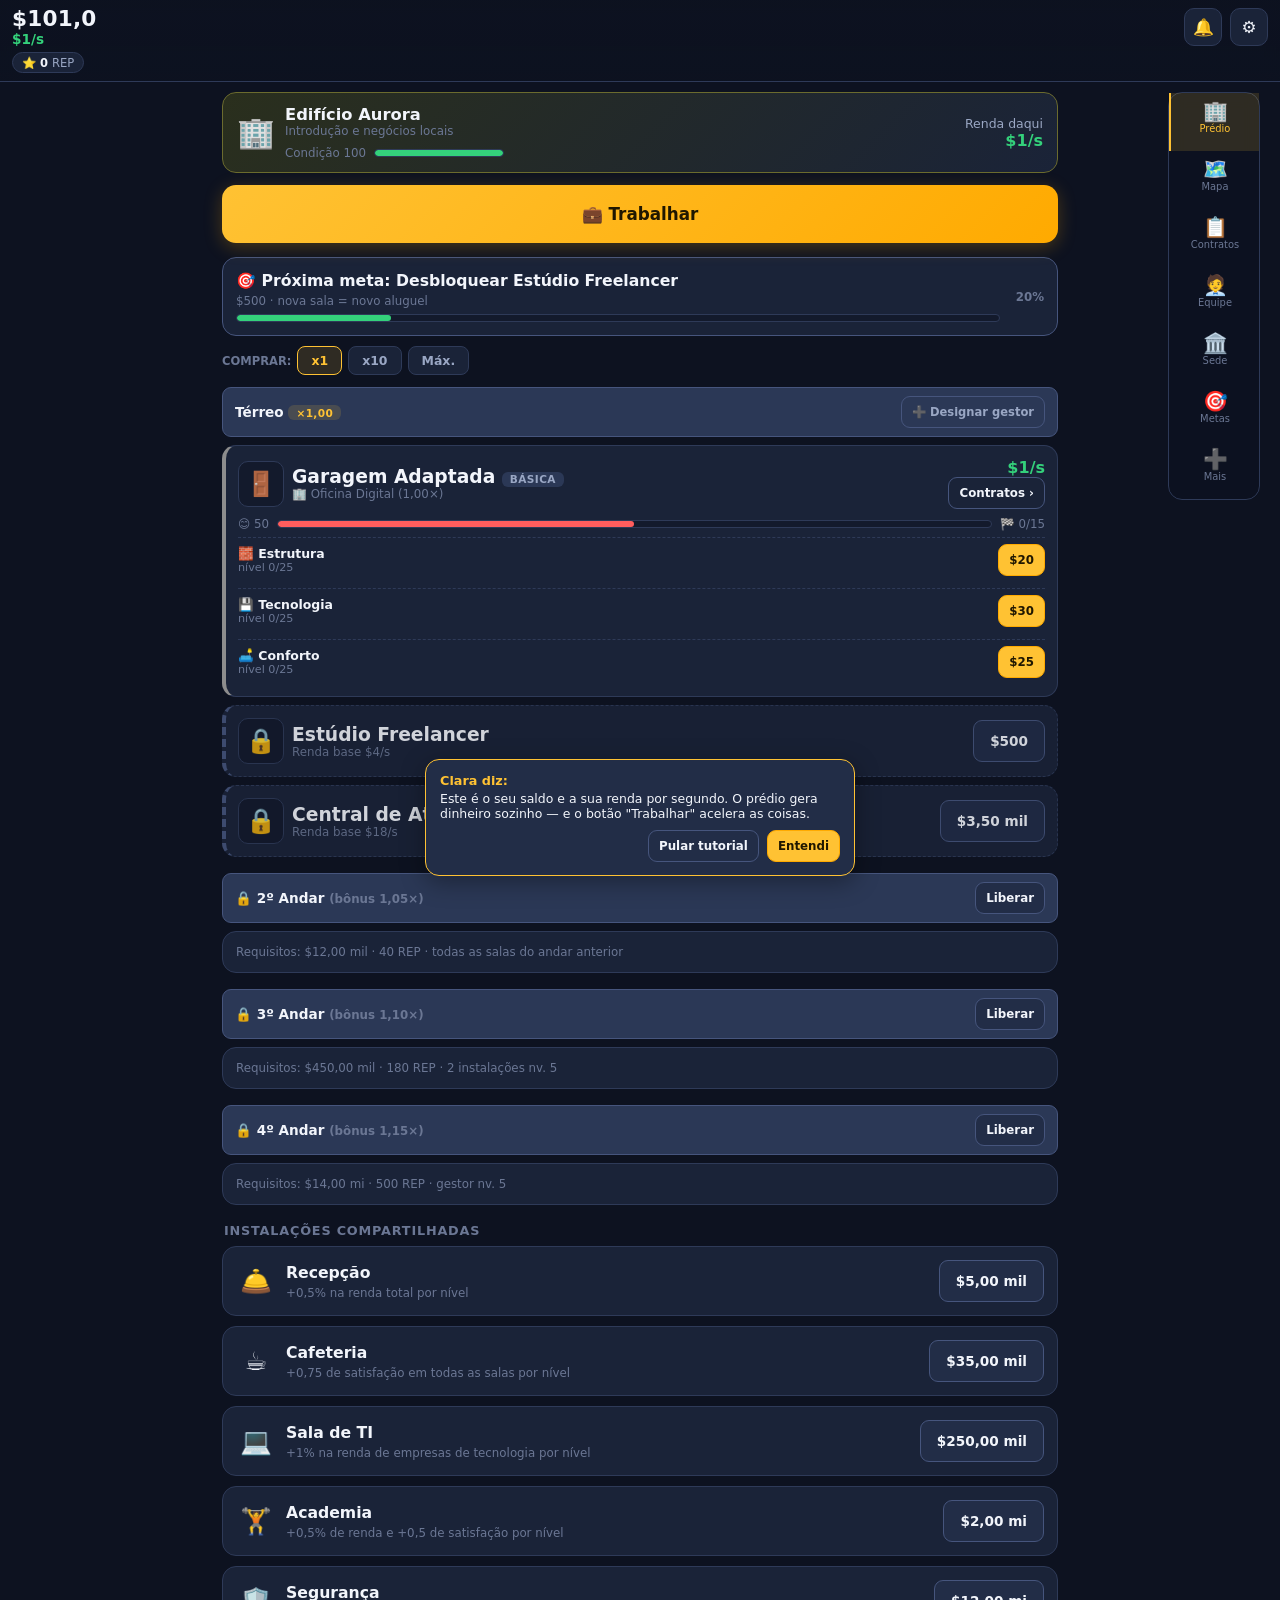
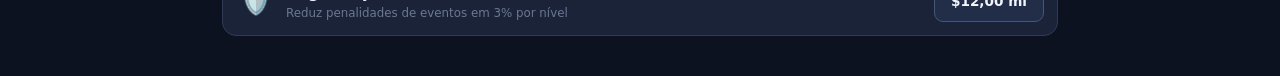
<file: idle-office-simulator/index.html>
<!DOCTYPE html>
<html lang="pt-BR">
<head>
  <meta charset="UTF-8">
  <meta name="viewport" content="width=device-width, initial-scale=1.0, viewport-fit=cover">
  <meta name="theme-color" content="#0d1220">
  <meta name="description" content="Idle Office Simulator — transforme um prédio decadente em um império corporativo. Jogo idle offline-first em português.">
  <title>Idle Office Simulator</title>
  <link rel="manifest" href="manifest.webmanifest">
  <link rel="icon" href="assets/icons/icon.svg" type="image/svg+xml">
  <link rel="apple-touch-icon" href="assets/icons/icon-192.png">
  <link rel="stylesheet" href="styles/main.css">
  <link rel="stylesheet" href="styles/screens.css">
</head>
<body>
  <noscript>
    <div style="padding:2rem;text-align:center">O Idle Office Simulator precisa de JavaScript para funcionar.</div>
  </noscript>

  <!-- Cabeçalho fixo (PRD §21.1) -->
  <header class="app-header" id="app-header" aria-label="Recursos do jogador"></header>

  <!-- Conteúdo principal -->
  <main class="app-main" id="app-main" tabindex="-1"></main>

  <!-- Navegação inferior (PRD §21.2) -->
  <nav class="app-nav" id="app-nav" aria-label="Navegação principal"></nav>

  <!-- Camadas de sobreposição -->
  <div class="toast-root" id="toast-root" aria-live="polite"></div>
  <div class="modal-root" id="modal-root"></div>
  <div class="float-root" id="float-root" aria-hidden="true"></div>
  <div class="onboard-root" id="onboard-root"></div>

  <script type="module" src="src/app.js"></script>
</body>
</html>
</file>
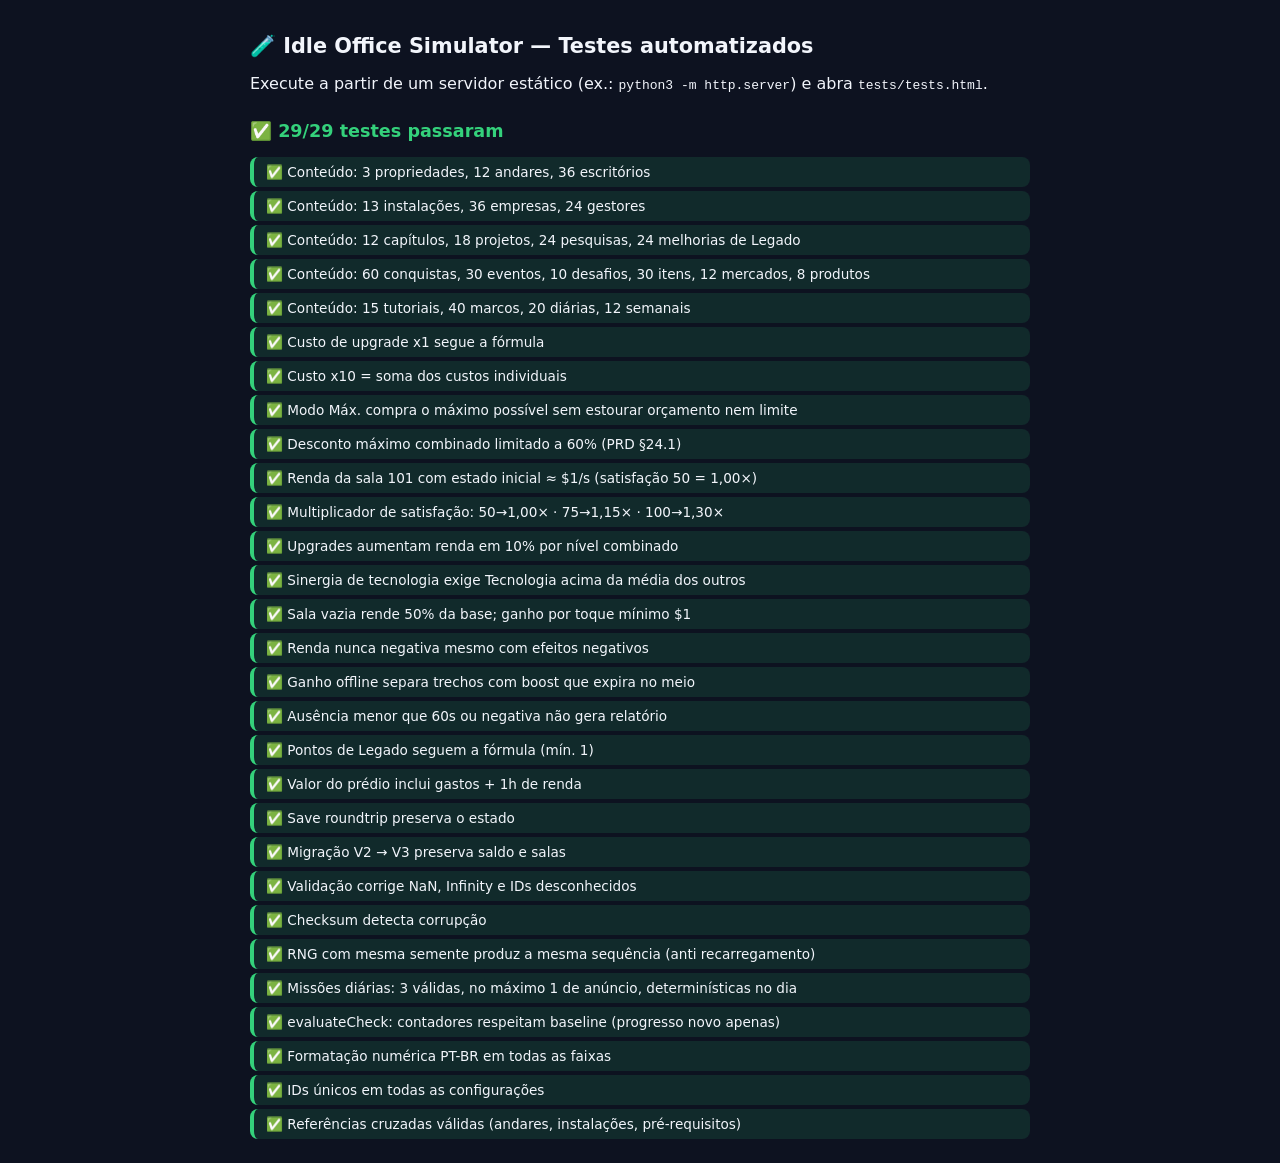
<file: idle-office-simulator/tests/tests.html>
<!DOCTYPE html>
<html lang="pt-BR">
<head>
  <meta charset="UTF-8">
  <meta name="viewport" content="width=device-width, initial-scale=1.0">
  <title>Idle Office Simulator — Testes</title>
  <style>
    body { font-family: system-ui, sans-serif; background: #0d1220; color: #f2f5fb; padding: 20px; max-width: 780px; margin: 0 auto; }
    h1 { font-size: 1.3rem; }
    .test { padding: 7px 12px; border-radius: 8px; margin: 4px 0; font-size: 0.85rem; }
    .pass { background: rgba(52, 209, 123, 0.12); border-left: 4px solid #34d17b; }
    .fail { background: rgba(255, 93, 93, 0.12); border-left: 4px solid #ff5d5d; }
    .fail pre { color: #ff9d9d; font-size: 0.75rem; white-space: pre-wrap; }
    #summary { font-size: 1.1rem; font-weight: 800; padding: 12px 0; }
  </style>
</head>
<body>
  <h1>🧪 Idle Office Simulator — Testes automatizados</h1>
  <p>Execute a partir de um servidor estático (ex.: <code>python3 -m http.server</code>) e abra <code>tests/tests.html</code>.</p>
  <div id="summary">Executando…</div>
  <div id="results"></div>
  <script type="module" src="tests.js"></script>
</body>
</html>
</file>
<file: idle-office-simulator/styles/main.css>
/* Idle Office Simulator — tokens, base, layout e componentes (PRD §28, §41) */

:root {
  --bg: #0d1220;
  --bg-2: #131a2c;
  --surface: #1a2338;
  --surface-2: #222d47;
  --surface-3: #2b3856;
  --border: #2e3a58;
  --border-strong: #46557d;
  --text: #f2f5fb;
  --text-muted: #9aa7c4;
  --text-dim: #6b7794;
  --accent: #ffc233;
  --accent-strong: #ffaa00;
  --accent-soft: rgba(255, 194, 51, 0.14);
  --green: #34d17b;
  --green-soft: rgba(52, 209, 123, 0.16);
  --red: #ff5d5d;
  --red-soft: rgba(255, 93, 93, 0.15);
  --blue: #4f8ef7;
  --blue-soft: rgba(79, 142, 247, 0.16);
  --purple: #a97df5;
  --purple-soft: rgba(169, 125, 245, 0.16);
  --radius: 14px;
  --radius-sm: 9px;
  --nav-h: 62px;
  --header-h: 92px;
  --safe-top: env(safe-area-inset-top, 0px);
  --safe-bottom: env(safe-area-inset-bottom, 0px);
  --shadow: 0 6px 24px rgba(0, 0, 0, 0.35);
  --font: 'Segoe UI', system-ui, -apple-system, Roboto, 'Helvetica Neue', sans-serif;
}

*, *::before, *::after { box-sizing: border-box; margin: 0; padding: 0; }
html { -webkit-text-size-adjust: 100%; }

body {
  font-family: var(--font);
  background: var(--bg);
  color: var(--text);
  min-height: 100vh;
  min-height: 100dvh;
  overscroll-behavior-y: none;
  -webkit-tap-highlight-color: transparent;
}

button { font: inherit; color: inherit; background: none; border: none; cursor: pointer; }
button:disabled { cursor: not-allowed; opacity: 0.45; }
input, select, textarea { font: inherit; }
img, svg { max-width: 100%; }

:focus-visible { outline: 2px solid var(--accent); outline-offset: 2px; border-radius: 4px; }

/* ————— Layout ————— */

.app-header {
  position: fixed;
  top: 0; left: 0; right: 0;
  z-index: 40;
  padding: calc(6px + var(--safe-top)) 12px 8px;
  background: linear-gradient(180deg, rgba(13, 18, 32, 0.98), rgba(13, 18, 32, 0.92));
  border-bottom: 1px solid var(--border);
  backdrop-filter: blur(8px);
}

.app-main {
  padding: calc(var(--header-h) + var(--safe-top)) 12px calc(var(--nav-h) + var(--safe-bottom) + 18px);
  max-width: 860px;
  margin: 0 auto;
}

.app-nav {
  position: fixed;
  bottom: 0; left: 0; right: 0;
  z-index: 40;
  display: flex;
  justify-content: space-around;
  background: rgba(13, 18, 32, 0.97);
  border-top: 1px solid var(--border);
  padding-bottom: var(--safe-bottom);
  backdrop-filter: blur(8px);
}

.nav-btn {
  flex: 1;
  min-width: 0;
  display: flex;
  flex-direction: column;
  align-items: center;
  gap: 2px;
  padding: 8px 2px 7px;
  font-size: 0.62rem;
  color: var(--text-dim);
  border-top: 2px solid transparent;
  min-height: var(--nav-h);
}
.nav-btn .ico { font-size: 1.25rem; line-height: 1; }
.nav-btn.active { color: var(--accent); border-top-color: var(--accent); background: var(--accent-soft); }
.nav-btn .badge-dot {
  position: absolute;
  margin-left: 26px;
  margin-top: -2px;
  width: 9px; height: 9px;
  border-radius: 50%;
  background: var(--red);
}

/* Cabeçalho: recursos */
.hud-row { display: flex; align-items: center; justify-content: space-between; gap: 8px; }
.hud-money { font-size: 1.35rem; font-weight: 800; letter-spacing: 0.2px; }
.hud-rate { color: var(--green); font-weight: 600; font-size: 0.85rem; }
.hud-chips { display: flex; gap: 6px; flex-wrap: wrap; margin-top: 5px; align-items: center; }
.chip {
  display: inline-flex; align-items: center; gap: 4px;
  padding: 2.5px 9px;
  border-radius: 999px;
  background: var(--surface);
  border: 1px solid var(--border);
  font-size: 0.72rem;
  color: var(--text-muted);
  white-space: nowrap;
}
.chip strong { color: var(--text); }
.chip.boost { border-color: var(--accent); color: var(--accent); }
.icon-btn {
  width: 38px; height: 38px;
  display: inline-flex; align-items: center; justify-content: center;
  border-radius: 10px;
  background: var(--surface);
  border: 1px solid var(--border);
  font-size: 1.05rem;
}

/* ————— Componentes ————— */

.card {
  background: var(--surface);
  border: 1px solid var(--border);
  border-radius: var(--radius);
  padding: 13px;
  margin-bottom: 10px;
}
.card h3 { font-size: 0.98rem; margin-bottom: 4px; }
.card .sub { color: var(--text-muted); font-size: 0.78rem; }

.section-title {
  font-size: 0.8rem;
  text-transform: uppercase;
  letter-spacing: 0.8px;
  color: var(--text-dim);
  margin: 18px 2px 8px;
  font-weight: 700;
}

.btn {
  display: inline-flex; align-items: center; justify-content: center; gap: 6px;
  min-height: 42px;
  padding: 8px 16px;
  border-radius: var(--radius-sm);
  background: var(--surface-2);
  border: 1px solid var(--border-strong);
  font-weight: 700;
  font-size: 0.85rem;
  transition: transform 0.1s ease, background 0.15s ease;
}
.btn:active:not(:disabled) { transform: scale(0.96); }
.btn.primary { background: var(--accent); border-color: var(--accent-strong); color: #201700; }
.btn.success { background: var(--green); border-color: var(--green); color: #03210f; }
.btn.danger { background: var(--red-soft); border-color: var(--red); color: var(--red); }
.btn.ghost { background: transparent; }
.btn.small { min-height: 32px; padding: 4px 10px; font-size: 0.74rem; }
.btn.block { width: 100%; }
.btn.affordable { animation: pulse 1.6s ease-in-out infinite; }

@keyframes pulse {
  0%, 100% { box-shadow: 0 0 0 0 rgba(255, 194, 51, 0.35); }
  50% { box-shadow: 0 0 0 6px rgba(255, 194, 51, 0); }
}

.bar {
  height: 8px;
  background: var(--bg-2);
  border-radius: 999px;
  overflow: hidden;
  border: 1px solid var(--border);
}
.bar > span { display: block; height: 100%; background: var(--accent); border-radius: 999px; transition: width 0.3s ease; }
.bar.green > span { background: var(--green); }
.bar.blue > span { background: var(--blue); }
.bar.red > span { background: var(--red); }

.tag {
  display: inline-block;
  padding: 1.5px 8px;
  border-radius: 6px;
  font-size: 0.66rem;
  font-weight: 700;
  background: var(--surface-3);
  color: var(--text-muted);
  text-transform: uppercase;
  letter-spacing: 0.4px;
}
.tag.gold { background: var(--accent-soft); color: var(--accent); }
.tag.green { background: var(--green-soft); color: var(--green); }
.tag.blue { background: var(--blue-soft); color: var(--blue); }
.tag.purple { background: var(--purple-soft); color: var(--purple); }
.tag.red { background: var(--red-soft); color: var(--red); }

.row { display: flex; align-items: center; gap: 8px; }
.row.between { justify-content: space-between; }
.grid-2 { display: grid; grid-template-columns: 1fr 1fr; gap: 8px; }
.grid-3 { display: grid; grid-template-columns: repeat(3, 1fr); gap: 8px; }
.muted { color: var(--text-muted); font-size: 0.8rem; }
.dim { color: var(--text-dim); font-size: 0.74rem; }
.small { font-size: 0.78rem; }
.money { color: var(--accent); font-weight: 700; }
.gain { color: var(--green); font-weight: 700; }
.loss { color: var(--red); font-weight: 700; }

.empty-state {
  text-align: center;
  padding: 34px 16px;
  color: var(--text-muted);
}
.empty-state .ico { font-size: 2.4rem; display: block; margin-bottom: 10px; }

/* Subabas */
.subtabs {
  display: flex; gap: 6px;
  overflow-x: auto;
  padding: 2px 0 8px;
  scrollbar-width: none;
}
.subtabs::-webkit-scrollbar { display: none; }
.subtab {
  padding: 7px 14px;
  border-radius: 999px;
  background: var(--surface);
  border: 1px solid var(--border);
  font-size: 0.78rem;
  font-weight: 600;
  color: var(--text-muted);
  white-space: nowrap;
}
.subtab.active { background: var(--accent-soft); border-color: var(--accent); color: var(--accent); }

/* ————— Toasts ————— */

.toast-root {
  position: fixed;
  top: calc(var(--header-h) + var(--safe-top) + 4px);
  left: 50%;
  transform: translateX(-50%);
  z-index: 90;
  display: flex;
  flex-direction: column;
  gap: 6px;
  width: min(94vw, 430px);
  pointer-events: none;
}
.toast {
  padding: 10px 14px;
  border-radius: var(--radius-sm);
  background: var(--surface-2);
  border: 1px solid var(--border-strong);
  border-left: 4px solid var(--blue);
  font-size: 0.82rem;
  box-shadow: var(--shadow);
  animation: toast-in 0.25s ease;
}
.toast.success { border-left-color: var(--green); }
.toast.error { border-left-color: var(--red); }
.toast.leaving { opacity: 0; transform: translateY(-8px); transition: all 0.3s ease; }
@keyframes toast-in { from { opacity: 0; transform: translateY(-10px); } }

/* ————— Modais ————— */

.modal-root:empty { display: none; }
.modal-backdrop {
  position: fixed; inset: 0;
  z-index: 70;
  background: rgba(5, 8, 16, 0.72);
  display: flex;
  align-items: flex-end;
  justify-content: center;
  animation: fade-in 0.2s ease;
}
@media (min-width: 640px) { .modal-backdrop { align-items: center; } }
@keyframes fade-in { from { opacity: 0; } }

.modal {
  width: min(100vw, 560px);
  max-height: 86vh;
  max-height: 86dvh;
  overflow-y: auto;
  background: var(--bg-2);
  border: 1px solid var(--border-strong);
  border-radius: 18px 18px 0 0;
  padding: 18px 16px calc(18px + var(--safe-bottom));
  animation: modal-in 0.25s ease;
}
@media (min-width: 640px) { .modal { border-radius: 18px; } }
@keyframes modal-in { from { transform: translateY(24px); opacity: 0; } }
.modal h2 { font-size: 1.1rem; margin-bottom: 8px; padding-right: 36px; }
.modal .close-x {
  position: absolute;
  margin-left: calc(min(100vw, 560px) - 62px);
  width: 34px; height: 34px;
  border-radius: 50%;
  background: var(--surface-2);
  font-size: 1rem;
}

/* ————— Números flutuantes e celebração (PRD §23) ————— */

.float-root { position: fixed; inset: 0; pointer-events: none; z-index: 80; overflow: hidden; }
.float-num {
  position: absolute;
  font-weight: 800;
  color: var(--green);
  text-shadow: 0 2px 6px rgba(0, 0, 0, 0.6);
  animation: float-up 1s ease-out forwards;
  font-size: 1rem;
}
@keyframes float-up {
  0% { opacity: 0; transform: translateY(6px) scale(0.9); }
  15% { opacity: 1; }
  100% { opacity: 0; transform: translateY(-58px) scale(1.12); }
}

.confetti {
  position: absolute;
  width: 8px; height: 12px;
  top: -14px;
  animation: confetti-fall 1.9s ease-in forwards;
}
@keyframes confetti-fall {
  to { transform: translateY(105vh) rotate(660deg); opacity: 0.4; }
}

.celebrate-banner {
  position: fixed;
  top: 34%;
  left: 50%;
  transform: translateX(-50%);
  z-index: 85;
  background: var(--surface-2);
  border: 1px solid var(--accent);
  color: var(--text);
  border-radius: 14px;
  padding: 14px 22px;
  font-weight: 800;
  box-shadow: var(--shadow);
  animation: celebrate-pop 2.4s ease forwards;
  text-align: center;
  max-width: 88vw;
  pointer-events: none;
}
@keyframes celebrate-pop {
  0% { opacity: 0; transform: translateX(-50%) scale(0.8); }
  12% { opacity: 1; transform: translateX(-50%) scale(1.05); }
  20% { transform: translateX(-50%) scale(1); }
  82% { opacity: 1; }
  100% { opacity: 0; transform: translateX(-50%) translateY(-14px); }
}

/* Pulso de saldo ao ganhar */
.balance-tick { animation: money-blip 0.4s ease; }
@keyframes money-blip { 30% { color: var(--green); } }

/* ————— Onboarding (PRD §22) ————— */

.onboard-root:empty { display: none; }
.onboard-tip {
  position: fixed;
  bottom: calc(var(--nav-h) + var(--safe-bottom) + 10px);
  left: 50%;
  transform: translateX(-50%);
  z-index: 60;
  width: min(94vw, 430px);
  background: var(--surface-2);
  border: 1px solid var(--accent);
  border-radius: var(--radius);
  padding: 13px 14px;
  box-shadow: var(--shadow);
}
.onboard-tip .who { font-weight: 800; color: var(--accent); font-size: 0.8rem; margin-bottom: 3px; }
.onboard-highlight { position: relative; z-index: 55; box-shadow: 0 0 0 3px var(--accent), 0 0 22px rgba(255, 194, 51, 0.5) !important; border-radius: var(--radius-sm); }

/* ————— Acessibilidade (PRD §28) ————— */

.sr-only {
  position: absolute; width: 1px; height: 1px;
  clip: rect(0 0 0 0); overflow: hidden; white-space: nowrap;
}

@media (prefers-reduced-motion: reduce) {
  *, *::before, *::after { animation-duration: 0.01ms !important; transition-duration: 0.01ms !important; }
}
body.reduced-motion *, body.reduced-motion *::before, body.reduced-motion *::after {
  animation-duration: 0.01ms !important;
  transition-duration: 0.01ms !important;
}

/* Desktop: navegação lateral opcional */
@media (min-width: 900px) {
  .app-nav { top: calc(var(--header-h) + var(--safe-top)); bottom: auto; left: auto; right: max(12px, calc(50vw - 620px)); width: 92px; flex-direction: column; border: 1px solid var(--border); border-radius: var(--radius); }
  .nav-btn { border-top: none; border-left: 2px solid transparent; min-height: 58px; }
  .nav-btn.active { border-left-color: var(--accent); }
  .app-main { padding-bottom: 30px; }
  .onboard-tip { bottom: 24px; }
}
</file>
<file: idle-office-simulator/styles/screens.css>
/* Telas específicas — Prédio, Mapa, Contratos, Equipe, Sede, Metas, Mais */

/* ————— Tela Prédio (PRD §21.3) ————— */

.property-banner {
  display: flex; align-items: center; gap: 10px;
  padding: 12px 14px;
  border-radius: var(--radius);
  margin-bottom: 12px;
  border: 1px solid var(--border-strong);
  background: linear-gradient(135deg, var(--surface-2), var(--surface));
}
.property-banner .ico { font-size: 1.9rem; }
.property-banner h2 { font-size: 1.02rem; }

/* Identidade visual por propriedade (PRD §29.1) */
.theme-aurora .property-banner { background: linear-gradient(135deg, #2a2f1d, #1a2338); border-color: #6b6b2e; }
.theme-torre .property-banner { background: linear-gradient(135deg, #14293f, #1a2338); border-color: #2e5d8a; }
.theme-campus .property-banner { background: linear-gradient(135deg, #14322a, #1a2338); border-color: #2e8a62; }

.work-btn {
  width: 100%;
  min-height: 58px;
  border-radius: var(--radius);
  background: linear-gradient(135deg, var(--accent), var(--accent-strong));
  color: #201700;
  font-size: 1.05rem;
  font-weight: 800;
  border: none;
  margin-bottom: 14px;
  box-shadow: 0 4px 18px rgba(255, 170, 0, 0.25);
  transition: transform 0.08s ease;
  user-select: none;
  -webkit-user-select: none;
  touch-action: manipulation;
}
.work-btn:active { transform: scale(0.97); }

.buymode-row { display: flex; gap: 6px; margin-bottom: 12px; align-items: center; }
.buymode-row .label { font-size: 0.72rem; color: var(--text-dim); font-weight: 700; }
.buymode { padding: 6px 13px; border-radius: 8px; background: var(--surface); border: 1px solid var(--border); font-size: 0.78rem; font-weight: 800; color: var(--text-muted); }
.buymode.active { background: var(--accent-soft); border-color: var(--accent); color: var(--accent); }

.floor-block { margin-bottom: 16px; }
.floor-head {
  display: flex; align-items: center; justify-content: space-between;
  padding: 8px 12px;
  background: var(--surface-3);
  border: 1px solid var(--border-strong);
  border-radius: var(--radius-sm);
  margin-bottom: 8px;
  gap: 8px;
}
.floor-head .fh-title { font-size: 0.85rem; font-weight: 800; }
.floor-head .fh-mgr { font-size: 0.72rem; color: var(--text-muted); }

.room-card {
  background: var(--surface);
  border: 1px solid var(--border);
  border-radius: var(--radius);
  padding: 12px;
  margin-bottom: 8px;
  border-left: 4px solid var(--border-strong);
}
.room-card.stage-basic { border-left-color: #8d8d8d; }
.room-card.stage-renovated { border-left-color: #4f8ef7; }
.room-card.stage-modern { border-left-color: #34d17b; }
.room-card.stage-executive { border-left-color: #a97df5; }
.room-card.stage-premium { border-left-color: var(--accent); background: linear-gradient(135deg, rgba(255,194,51,0.06), var(--surface)); }
.room-card.locked { opacity: 0.85; border-style: dashed; }

.room-visual {
  font-size: 1.5rem;
  width: 46px; height: 46px;
  display: flex; align-items: center; justify-content: center;
  background: var(--bg-2);
  border-radius: 10px;
  border: 1px solid var(--border);
  flex-shrink: 0;
}
.stage-premium .room-visual { border-color: var(--accent); box-shadow: 0 0 12px rgba(255,194,51,0.3); }

.upgrade-row {
  display: grid;
  grid-template-columns: 1fr auto;
  align-items: center;
  gap: 8px;
  padding: 6px 0;
  border-top: 1px dashed var(--border);
  margin-top: 6px;
}
.upgrade-row .u-name { font-size: 0.78rem; font-weight: 600; }
.upgrade-row .u-level { font-size: 0.7rem; color: var(--text-dim); }

.satisfaction-line { display: flex; align-items: center; gap: 8px; margin-top: 8px; }
.satisfaction-line .bar { flex: 1; }

.facility-card { display: flex; gap: 10px; align-items: center; }
.facility-card .ico { font-size: 1.6rem; width: 40px; text-align: center; }

/* ————— Mapa (PRD §29) ————— */

.map-card {
  border-radius: var(--radius);
  border: 1px solid var(--border-strong);
  padding: 16px 14px;
  margin-bottom: 12px;
  position: relative;
  overflow: hidden;
}
.map-card .ico { font-size: 2.2rem; }
.map-card.locked { opacity: 0.9; }
.map-card.p-aurora { background: linear-gradient(135deg, #2a2f1d, var(--surface)); }
.map-card.p-torre { background: linear-gradient(135deg, #14293f, var(--surface)); }
.map-card.p-campus { background: linear-gradient(135deg, #14322a, var(--surface)); }
.map-card .current-pin { position: absolute; top: 10px; right: 12px; }

.condition-row { display: flex; align-items: center; gap: 8px; margin-top: 8px; }
.condition-row .bar { flex: 1; }

/* ————— Contratos (PRD §21.4) ————— */

.contract-card { border-left: 4px solid var(--border-strong); }
.contract-card.available { border-left-color: var(--green); }
.contract-card.active-here { border-left-color: var(--accent); }
.contract-card.locked-req { border-left-color: var(--red); opacity: 0.92; }
.contract-compare { background: var(--bg-2); border-radius: var(--radius-sm); padding: 8px 10px; margin-top: 8px; font-size: 0.8rem; }

/* ————— Equipe (PRD §21.5) ————— */

.manager-card { display: flex; gap: 10px; }
.manager-avatar {
  width: 52px; height: 52px;
  border-radius: 12px;
  background: var(--bg-2);
  display: flex; align-items: center; justify-content: center;
  font-size: 1.5rem;
  border: 2px solid var(--border-strong);
  flex-shrink: 0;
}
.manager-card[data-rarity="common"] .manager-avatar { border-color: #a1a1aa; }
.manager-card[data-rarity="uncommon"] .manager-avatar { border-color: #22c55e; }
.manager-card[data-rarity="rare"] .manager-avatar { border-color: #3b82f6; }
.manager-card[data-rarity="epic"] .manager-avatar { border-color: #a855f7; }
.manager-card[data-rarity="legendary"] .manager-avatar { border-color: #f59e0b; }
.manager-card[data-rarity="mythic"] .manager-avatar { border-color: #ef4444; }
.manager-card[data-rarity="unique"] .manager-avatar { border-color: var(--accent); box-shadow: 0 0 12px rgba(255,194,51,0.35); }

/* ————— Sede / Pesquisa (PRD §31) ————— */

.research-node { border-left: 4px solid var(--border-strong); }
.research-node.owned { border-left-color: var(--green); }
.research-node.available { border-left-color: var(--blue); }
.research-node.locked { opacity: 0.75; }

/* ————— Metas (PRD §21.6) ————— */

.mission-card { display: flex; flex-direction: column; gap: 7px; }
.mission-card .m-head { display: flex; justify-content: space-between; gap: 8px; align-items: flex-start; }
.mission-card.done-uncollected { border-color: var(--green); }

.achievement-card { display: flex; gap: 10px; align-items: center; }
.achievement-card .a-ico {
  width: 42px; height: 42px;
  border-radius: 50%;
  background: var(--bg-2);
  display: flex; align-items: center; justify-content: center;
  font-size: 1.15rem;
  flex-shrink: 0;
  border: 1px solid var(--border);
}
.achievement-card.unlocked .a-ico { background: var(--accent-soft); border-color: var(--accent); }
.achievement-card:not(.unlocked) { opacity: 0.6; }

/* ————— Eventos ————— */

.event-timer { height: 5px; background: var(--bg-2); border-radius: 999px; overflow: hidden; margin: 10px 0; }
.event-timer > span { display: block; height: 100%; background: var(--red); transition: width 1s linear; }
.event-choice {
  width: 100%;
  text-align: left;
  padding: 12px 14px;
  border-radius: var(--radius-sm);
  background: var(--surface-2);
  border: 1px solid var(--border-strong);
  margin-bottom: 8px;
}
.event-choice .special { color: var(--accent); font-size: 0.74rem; margin-top: 3px; display: block; }

/* ————— Prestígio ————— */

.prestige-req { display: flex; justify-content: space-between; padding: 7px 0; border-bottom: 1px dashed var(--border); font-size: 0.84rem; }
.prestige-req .ok { color: var(--green); }
.prestige-req .no { color: var(--red); }
.legacy-card.maxed { border-color: var(--accent); }

.confirm-input {
  width: 100%;
  padding: 11px 12px;
  border-radius: var(--radius-sm);
  background: var(--bg);
  border: 1px solid var(--border-strong);
  color: var(--text);
  font-size: 1rem;
  text-align: center;
  letter-spacing: 3px;
  font-weight: 800;
  margin: 10px 0;
}

/* ————— Loja (PRD §21.7) ————— */

.store-card { position: relative; }
.store-card .price-pill {
  background: var(--blue-soft);
  color: var(--blue);
  border-radius: 999px;
  padding: 3px 11px;
  font-weight: 800;
  font-size: 0.8rem;
  white-space: nowrap;
}
.ad-btn { border-color: var(--purple); background: var(--purple-soft); color: var(--purple); }
.mock-note { font-size: 0.68rem; color: var(--text-dim); text-align: center; margin-top: 4px; }

/* ————— Coleção ————— */

.collection-grid { display: grid; grid-template-columns: repeat(auto-fill, minmax(140px, 1fr)); gap: 8px; }
.collection-item {
  background: var(--surface);
  border: 1px solid var(--border);
  border-radius: var(--radius-sm);
  padding: 10px;
  text-align: center;
}
.collection-item .ico { font-size: 1.6rem; }
.collection-item.locked { opacity: 0.45; filter: grayscale(0.8); }
.collection-item.equipped { border-color: var(--accent); background: var(--accent-soft); }

/* ————— Desafios ————— */

.challenge-card .medals { font-size: 0.95rem; letter-spacing: 2px; }
.challenge-hud {
  position: sticky;
  top: calc(var(--header-h) + var(--safe-top));
  z-index: 30;
  background: var(--purple-soft);
  border: 1px solid var(--purple);
  border-radius: var(--radius);
  padding: 10px 12px;
  margin-bottom: 12px;
}

/* ————— Estatísticas ————— */

.stats-grid { display: grid; grid-template-columns: 1fr 1fr; gap: 8px; }
.stat-tile { background: var(--surface); border: 1px solid var(--border); border-radius: var(--radius-sm); padding: 10px 12px; }
.stat-tile .v { font-size: 1.05rem; font-weight: 800; }
.stat-tile .k { font-size: 0.68rem; color: var(--text-dim); text-transform: uppercase; letter-spacing: 0.4px; }

/* ————— Campanha ————— */

.dialogue-line { display: flex; gap: 10px; margin-bottom: 10px; }
.dialogue-line .who-ico { font-size: 1.5rem; }
.dialogue-line .bubble {
  background: var(--surface-2);
  border: 1px solid var(--border-strong);
  border-radius: 4px 14px 14px 14px;
  padding: 9px 12px;
  font-size: 0.86rem;
}
.dialogue-line .who-name { font-size: 0.68rem; color: var(--accent); font-weight: 800; margin-bottom: 2px; }

.objective-row { display: flex; align-items: center; gap: 9px; padding: 7px 0; border-bottom: 1px dashed var(--border); font-size: 0.84rem; }
.objective-row .check { width: 20px; }

/* ————— Mais ————— */

.more-grid { display: grid; grid-template-columns: repeat(auto-fill, minmax(150px, 1fr)); gap: 9px; }
.more-tile {
  background: var(--surface);
  border: 1px solid var(--border);
  border-radius: var(--radius);
  padding: 16px 10px;
  text-align: center;
  font-weight: 700;
  font-size: 0.82rem;
  min-height: 84px;
  display: flex; flex-direction: column; align-items: center; justify-content: center; gap: 6px;
}
.more-tile .ico { font-size: 1.6rem; }

/* Barra de atualização do PWA */
.sw-banner {
  position: fixed;
  bottom: calc(var(--nav-h) + var(--safe-bottom) + 10px);
  left: 50%;
  transform: translateX(-50%);
  z-index: 65;
  background: var(--surface-2);
  border: 1px solid var(--blue);
  border-radius: var(--radius);
  padding: 10px 14px;
  display: flex; align-items: center; gap: 12px;
  box-shadow: var(--shadow);
  width: min(94vw, 430px);
}

@media (max-width: 380px) {
  .grid-3 { grid-template-columns: 1fr 1fr; }
  .hud-money { font-size: 1.15rem; }
}
</file>
